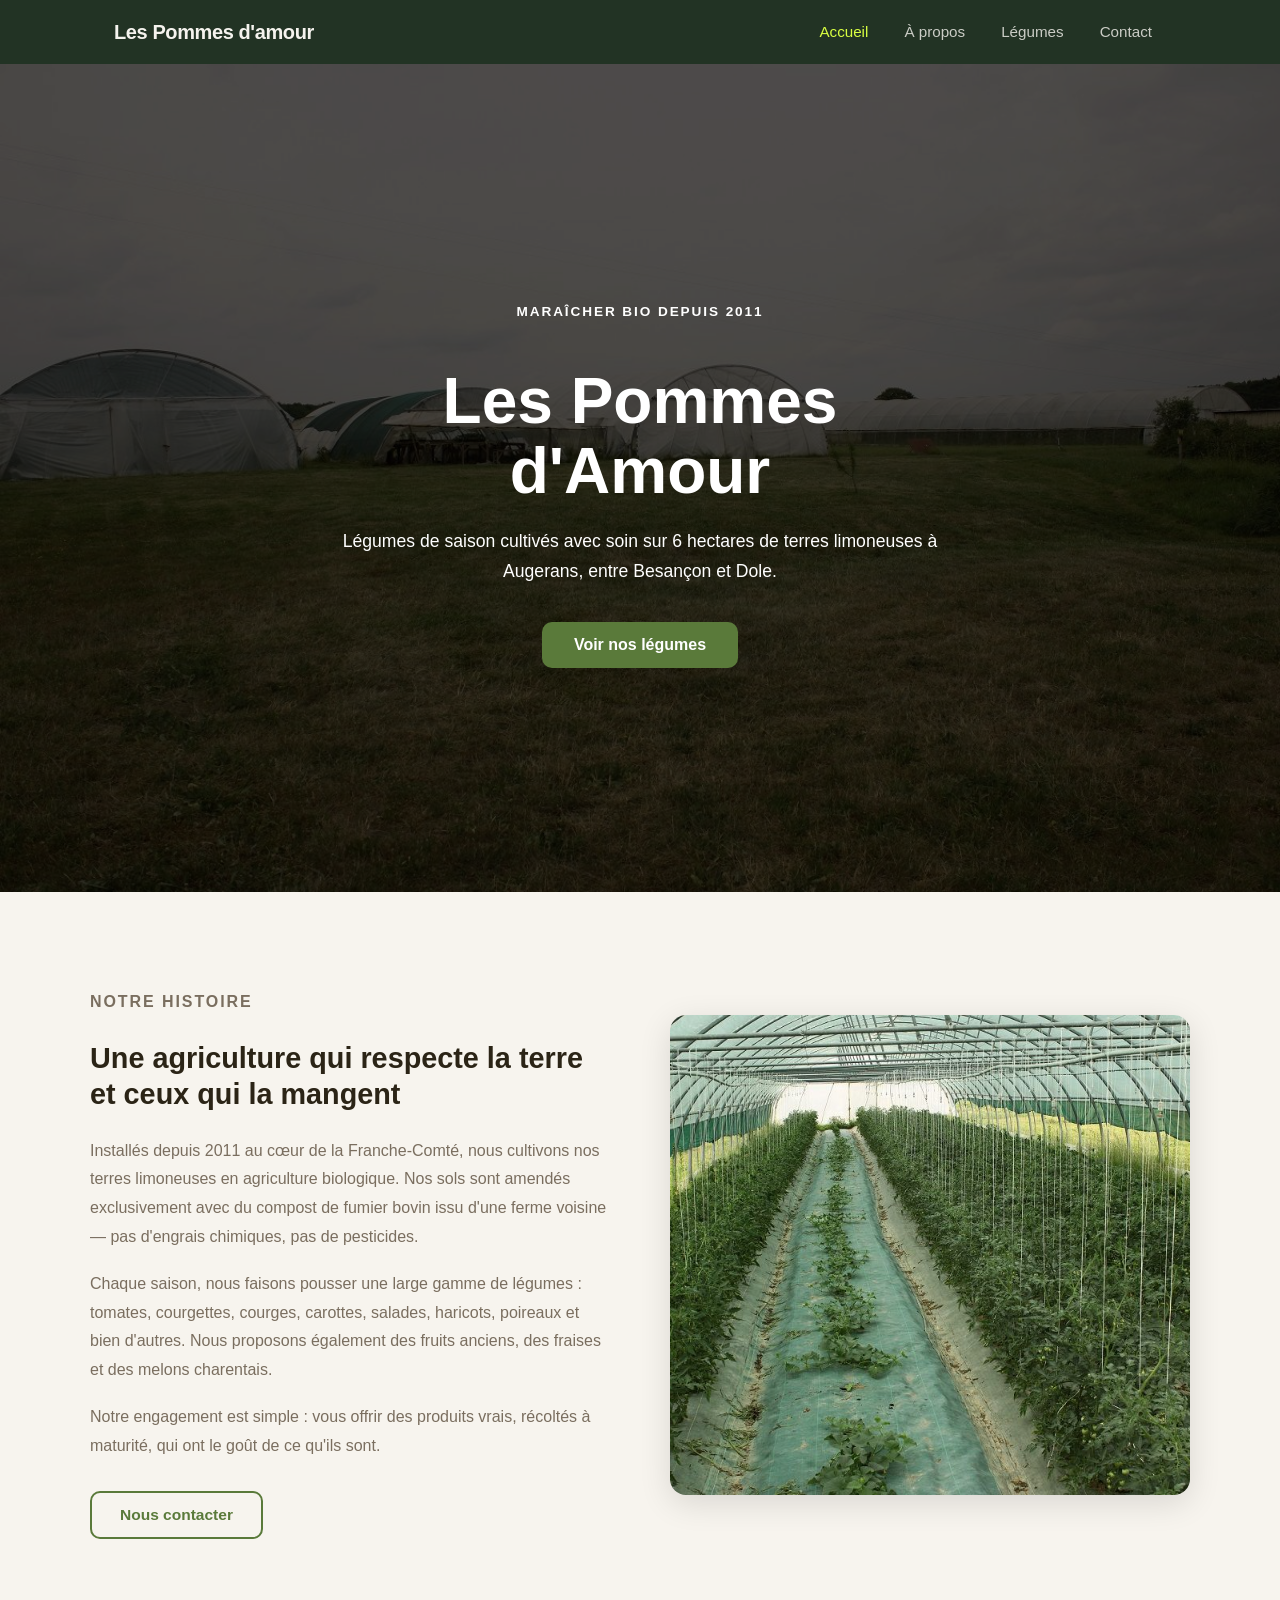
<file: index.html>
<!DOCTYPE html>
<html lang="fr">
<head>
  <meta charset="UTF-8">
  <meta name="viewport" content="width=device-width, initial-scale=1.0">
  <title>Accueil — Les Pommes d'amour</title>
  <link rel="stylesheet" href="navbar.css">
  <style>
    body { margin: 0; font-family: -apple-system, BlinkMacSystemFont, "Segoe UI", sans-serif; }
    main { max-width: 1100px; margin: 0 auto; padding: 60px 24px; }
    h1 { font-size: 2rem; margin-bottom: 12px; }
    p { color: #ffffff; line-height: 1.6; }
  </style>
</head>
<body data-page="index">

  <!-- La navbar sera injectée ici automatiquement -->
  <div id="navbar-placeholder"></div>

  

  <script src="navbar.js"></script>

  <div id="navbar-placeholder"></div>

<!-- Hero -->
<div class="hero">
  <div class="hero-overlay"></div>
  <div class="hero-content">
    <p class="hero-eyebrow">Maraîcher bio depuis 2011</p>
    <h1>Les Pommes d'Amour</h1>
    <p class="hero-sub">Légumes de saison cultivés avec soin sur 6 hectares de terres limoneuses à Augerans, entre Besançon et Dole.</p>
    <a href="legumes.html" class="hero-btn">Voir nos légumes</a>
  </div>
</div>

<!-- Section présentation -->
<div class="presentation">
  <div class="presentation-inner">
    <div class="presentation-text">
      <p class="section-eyebrow">Notre histoire</p>
      <h2>Une agriculture qui respecte la terre et ceux qui la mangent</h2>
      <p>Installés depuis 2011 au cœur de la Franche-Comté, nous cultivons nos terres limoneuses en agriculture biologique. Nos sols sont amendés exclusivement avec du compost de fumier bovin issu d'une ferme voisine — pas d'engrais chimiques, pas de pesticides.</p>
      <p>Chaque saison, nous faisons pousser une large gamme de légumes : tomates, courgettes, courges, carottes, salades, haricots, poireaux et bien d'autres. Nous proposons également des fruits anciens, des fraises et des melons charentais.</p>
      <p>Notre engagement est simple : vous offrir des produits vrais, récoltés à maturité, qui ont le goût de ce qu'ils sont.</p>
      <a href="contact.html" class="presentation-btn">Nous contacter</a>
    </div>
    <div class="presentation-photo">
      <img src="Images-site/serre.jpg" alt="Intérieur de notre serre">
    </div>
  </div>
</div>

<script src="navbar.js"></script>

</body>
</html>
</file>
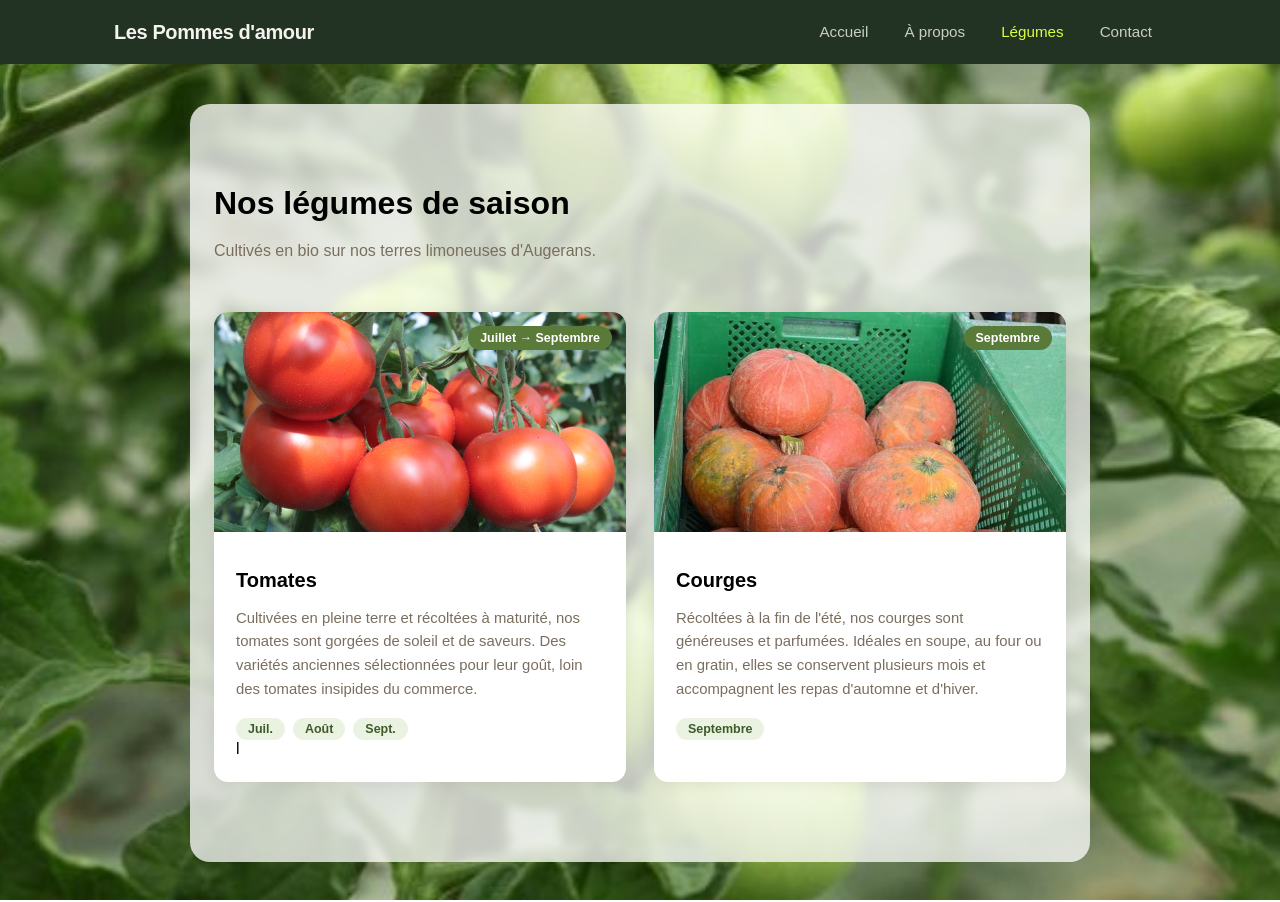
<file: legumes.html>
<!DOCTYPE html>
<html lang="fr">
<head>
  <meta charset="UTF-8">
  <meta name="viewport" content="width=device-width, initial-scale=1.0">
  <title>Services — MonSite</title>
  <link rel="stylesheet" href="navbar.css">
  <style>
    body { margin: 0; font-family: -apple-system, BlinkMacSystemFont, "Segoe UI", sans-serif; }
    main { max-width: 1100px; margin: 0 auto; padding: 60px 24px; }
    h1 { font-size: 2rem; margin-bottom: 12px; }
    p { color: #555; line-height: 1.6; }
  </style>
</head>
<body data-page="services">

  <div id="navbar-placeholder"></div>

 

  <script src="navbar.js"></script>

  <div class="saison-page">
  <div class="saison-header">
    <h1>Nos légumes de saison</h1>
    <p>Cultivés en bio sur nos terres limoneuses d'Augerans.</p>  
  </div>

  <div class="legumes-grid">

    <!-- Tomate -->
    <div class="legume-card">
      <div class="legume-img">
        <img src="Images-site/tomates.jpg" alt="Tomates">
        <span class="badge">Juillet → Septembre</span>
      </div>
      <div class="legume-body">
        <h2>Tomates</h2>
        <p>Cultivées en pleine terre et récoltées à maturité, nos tomates sont gorgées de soleil et de saveurs. Des variétés anciennes sélectionnées pour leur goût, loin des tomates insipides du commerce.</p>
        <div class="mois">
          <span class="mois-tag">Juil.</span>
          <span class="mois-tag">Août</span>
          <span class="mois-tag">Sept.</span>
        </div>l
      </div>
    </div>

    <!-- Courge -->
    <div class="legume-card">
      <div class="legume-img">
        <img src="Images-site/courges.jpg" alt="Courges">
        <span class="badge">Septembre</span>
      </div>
      <div class="legume-body">
        <h2>Courges</h2>
        <p>Récoltées à la fin de l'été, nos courges sont généreuses et parfumées.
        Idéales en soupe, au four ou en gratin, elles se conservent plusieurs mois et accompagnent les repas d'automne et d'hiver.</p>
        <div class="mois">
          <span class="mois-tag">Septembre</span>
        </div>
      </div>
    </div>

  </div>
</div>

</body>
</html>
</file>
<file: navbar.css>
:root {
  --nav-bg: #223324;
  --nav-fg: #f5f3ee;
  --nav-accent: #d9ff41;
  --nav-height: 64px;
}

* { box-sizing: border-box; }

.navbar {
  position: sticky;
  top: 0;
  z-index: 1000;
  background: var(--nav-bg);
  height: var(--nav-height);
  display: flex;
  align-items: center;
  font-family: -apple-system, BlinkMacSystemFont, "Segoe UI", sans-serif;
}

.navbar-container {
  width: 100%;
  max-width: 1100px;
  margin: 0 auto;
  padding: 0 24px;
  display: flex;
  align-items: center;
  justify-content: space-between;
}

.navbar-logo {
  color: var(--nav-fg);
  font-weight: 700;
  font-size: 1.25rem;
  text-decoration: none;
  letter-spacing: -0.02em;
}

.navbar-links {
  list-style: none;
  display: flex;
  gap: 8px;
  margin: 0;
  padding: 0;
}

.navbar-links a {
  color: var(--nav-fg);
  text-decoration: none;
  font-size: 0.95rem;
  padding: 10px 14px;
  border-radius: 6px;
  opacity: 0.8;
  transition: opacity 0.15s ease, background 0.15s ease;
}

.navbar-links a:hover {
  opacity: 1;
  background: rgba(255, 255, 255, 0.08);
}

.navbar-links a.active {
  opacity: 1;
  color: var(--nav-accent);
}

.navbar-toggle {
  display: none;
  flex-direction: column;
  justify-content: center;
  gap: 5px;
  width: 36px;
  height: 36px;
  background: none;
  border: none;
  cursor: pointer;
  padding: 0;
}

.navbar-toggle span {
  display: block;
  width: 100%;
  height: 2px;
  background: var(--nav-fg);
  border-radius: 2px;
  transition: transform 0.25s ease, opacity 0.25s ease;
}

.navbar-toggle.open span:nth-child(1) { transform: translateY(7px) rotate(45deg); }
.navbar-toggle.open span:nth-child(2) { opacity: 0; }
.navbar-toggle.open span:nth-child(3) { transform: translateY(-7px) rotate(-45deg); }

/* Responsive : en dessous de 768px, menu burger */
@media (max-width: 768px) {
  .navbar-toggle {
    display: flex;
  }

  .navbar-links {
    position: absolute;
    top: var(--nav-height);
    left: 0;
    right: 0;
    flex-direction: column;
    background: var(--nav-bg);
    gap: 0;
    max-height: 0;
    overflow: hidden;
    transition: max-height 0.25s ease;
  }

  .navbar-links.open {
    max-height: 320px;
  }

  .navbar-links a {
    display: block;
    padding: 16px 24px;
    border-radius: 0;
    border-bottom: 1px solid rgba(255, 255, 255, 0.06);
  }
}

body {
  background-image: url('Images-site/image_2302234_20260601_ob_ed004e_img-1436.jpg');
  background-size: cover;      /* couvre tout l'écran */
  background-position: center; /* centré */
  background-repeat: no-repeat;
  background-attachment: fixed; /* parallaxe légère au scroll */
}

.hero {
  background-image: url('/Images-site/image_2302234_20180610_ob_6f26b7_dsc-0351.JPG');
  background-size: cover;
  background-position: center;
  display: flex;
  flex-direction: column;
  align-items: center;
  justify-content: center;
  min-height: 500px;

  /* Assombrit l'image pour que le texte soit lisible */
  position: relative;
}

/* Overlay sombre par-dessus l'image, sous le texte */
.hero::before {
  content: '';
  position: absolute;
  inset: 0;
  background: rgba(0, 0, 0, 0.45);
}

/* Le texte passe au-dessus de l'overlay */
.hero h1,
.hero p {
  position: relative;
  color: white;
  z-index: 1;
}

/* ── Contact ── */
.contact-page {
  max-width: 560px;
  margin: 0 auto;
  padding: 60px 24px 80px;
}

.contact-header {
  margin-bottom: 40px;
}

.contact-header h1 {
  font-size: 2rem;
  font-weight: 700;
  line-height: 1.2;
  margin-bottom: 12px;
}

.contact-header p {
  font-size: 1rem;
  line-height: 1.6;
}

.contact-form {
  display: flex;
  flex-direction: column;
  gap: 20px;
}

.form-row {
  display: grid;
  grid-template-columns: 1fr 1fr;
  gap: 16px;
}

.field {
  display: flex;
  flex-direction: column;
  gap: 6px;
}

label {
  font-size: 0.88rem;
  font-weight: 600;
}

label .required {
  color: #5a7a3a;
  margin-left: 2px;
}

input, textarea {
  width: 100%;
  padding: 12px 14px;
  border: 1.5px solid #d6cfc2;
  border-radius: 10px;
  font-size: 0.97rem;
  font-family: inherit;
  outline: none;
  transition: border-color 0.15s ease, box-shadow 0.15s ease;
}

input:focus, textarea:focus {
  border-color: #5a7a3a;
  box-shadow: 0 0 0 3px rgba(90, 122, 58, 0.15);
}

input::placeholder, textarea::placeholder {
  color: #b0a898;
}

textarea {
  resize: vertical;
  min-height: 140px;
}

.btn-submit {
  padding: 14px 28px;
  background: #5a7a3a;
  color: white;
  border: none;
  border-radius: 10px;
  font-size: 1rem;
  font-weight: 600;
  font-family: inherit;
  cursor: pointer;
  align-self: flex-start;
  transition: background 0.15s ease, transform 0.1s ease;
}

.btn-submit:hover { background: #3f5a28; }
.btn-submit:active { transform: scale(0.98); }
.btn-submit:disabled { opacity: 0.6; cursor: not-allowed; }

.feedback {
  display: none;
  padding: 14px 16px;
  border-radius: 10px;
  font-size: 0.95rem;
  font-weight: 500;
}

.feedback.success {
  background: #eaf3e1;
  color: #3f5a28;
  border: 1.5px solid #b8d99a;
}

.feedback.error {
  background: #fdecea;
  color: #8b2020;
  border: 1.5px solid #f5b7b1;
}

@media (max-width: 520px) {
  .form-row { grid-template-columns: 1fr; }
  .contact-header h1 { font-size: 1.6rem; }
}

/* ── Légumes de saison ── */
.saison-page {
  max-width: 900px;
  margin: 0 auto;
  padding: 60px 24px 80px;
}

.saison-header {
  margin-bottom: 48px;
}

.saison-header h1 {
  font-size: 2rem;
  font-weight: 700;
  margin-bottom: 10px;
}

.saison-header p {
  font-size: 1rem;
  color: #7a6e5f;
}

.legumes-grid {
  display: grid;
  grid-template-columns: repeat(auto-fill, minmax(340px, 1fr));
  gap: 28px;
}

.legume-card {
  border-radius: 14px;
  overflow: hidden;
  background: white;
  box-shadow: 0 2px 16px rgba(0,0,0,0.08);
  transition: transform 0.2s ease, box-shadow 0.2s ease;
}

.legume-card:hover {
  transform: translateY(-4px);
  box-shadow: 0 6px 24px rgba(0,0,0,0.13);
}

.legume-img {
  position: relative;
  height: 220px;
  overflow: hidden;
}

.legume-img img {
  width: 100%;
  height: 100%;
  object-fit: cover;
}

.badge {
  position: absolute;
  top: 14px;
  right: 14px;
  background: #5a7a3a;
  color: white;
  font-size: 0.78rem;
  font-weight: 600;
  padding: 5px 12px;
  border-radius: 20px;
}

.legume-body {
  padding: 20px 22px 24px;
}

.legume-body h2 {
  font-size: 1.25rem;
  font-weight: 700;
  margin-bottom: 10px;
}

.legume-body p {
  font-size: 0.93rem;
  color: #7a6e5f;
  line-height: 1.6;
  margin-bottom: 16px;
}

.mois {
  display: flex;
  gap: 8px;
  flex-wrap: wrap;
}

.mois-tag {
  background: #eaf3e1;
  color: #3f5a28;
  font-size: 0.78rem;
  font-weight: 600;
  padding: 4px 12px;
  border-radius: 20px;
}

@media (max-width: 520px) {
  .legumes-grid { grid-template-columns: 1fr; }
  .saison-header h1 { font-size: 1.6rem; }
}

.saison-page {
  background: rgba(255, 255, 255, 0.75);
  backdrop-filter: blur(4px);
  border-radius: 20px;
  max-width: 900px;
  margin: 40px auto;
  padding: 60px 24px 80px;
}

/* CSS ACCUEIL !!!!! */


/* ── Hero ── */
.hero {
  position: relative;
  height: 92vh;
  min-height: 500px;
  background-image: url('Images-site/ferme.jpg');
  background-size: cover;
  background-position: center;
  display: flex;
  align-items: center;
  justify-content: center;
  text-align: center;
}

.hero-overlay {
  position: absolute;
  inset: 0;
  background: rgba(0, 0, 0, 0.45);
}

.hero-content {
  position: relative;
  z-index: 1;
  max-width: 700px;
  padding: 0 24px;
  color: white;
}

.hero-eyebrow {
  font-size: 0.85rem;
  font-weight: 600;
  letter-spacing: 0.14em;
  text-transform: uppercase;
  color: rgba(255, 255, 255, 0.75);
  margin-bottom: 16px;
}

.hero-content h1 {
  font-size: clamp(2.2rem, 6vw, 4rem);
  font-weight: 800;
  line-height: 1.1;
  margin-bottom: 20px;
}

.hero-sub {
  font-size: 1.1rem;
  line-height: 1.7;
  color: rgba(255, 255, 255, 0.85);
  margin-bottom: 36px;
}

.hero-btn {
  display: inline-block;
  padding: 14px 32px;
  background: #5a7a3a;
  color: white;
  text-decoration: none;
  border-radius: 10px;
  font-size: 1rem;
  font-weight: 600;
  transition: background 0.15s ease, transform 0.1s ease;
}

.hero-btn:hover { background: #3f5a28; }
.hero-btn:active { transform: scale(0.98); }

/* ── Présentation ── */
.presentation {
  background: #f7f4ee;
  padding: 80px 24px;
}

.presentation-inner {
  max-width: 1100px;
  margin: 0 auto;
  display: grid;
  grid-template-columns: 1fr 1fr;
  gap: 60px;
  align-items: center;
}

.section-eyebrow {
  font-size: 0.78rem;
  font-weight: 600;
  letter-spacing: 0.12em;
  text-transform: uppercase;
  color: #5a7a3a;
  margin-bottom: 14px;
}

.presentation-text h2 {
  font-size: 1.8rem;
  font-weight: 700;
  line-height: 1.25;
  color: #2b2416;
  margin-bottom: 24px;
}

.presentation-text p {
  font-size: 1rem;
  color: #7a6e5f;
  line-height: 1.8;
  margin-bottom: 18px;
}

.presentation-btn {
  display: inline-block;
  margin-top: 12px;
  padding: 13px 28px;
  border: 2px solid #5a7a3a;
  color: #5a7a3a;
  text-decoration: none;
  border-radius: 10px;
  font-size: 0.97rem;
  font-weight: 600;
  transition: background 0.15s ease, color 0.15s ease;
}

.presentation-btn:hover {
  background: #5a7a3a;
  color: white;
}

.presentation-photo {
  border-radius: 16px;
  overflow: hidden;
  box-shadow: 0 8px 32px rgba(0,0,0,0.12);
}

.presentation-photo img {
  width: 100%;
  height: 480px;
  object-fit: cover;
  display: block;
}

@media (max-width: 768px) {
  .presentation-inner {
    grid-template-columns: 1fr;
    gap: 32px;
  }

  .presentation-photo { order: -1; }

  .presentation-photo img { height: 280px; }

  .presentation-text h2 { font-size: 1.4rem; }
}




/* ── À propos ── */
.about-page {
  min-height: 100vh;
  background-image: url('images/maraicher.jpg');
  background-size: cover;
  background-position: center;
  display: flex;
  align-items: center;
  justify-content: center;
  padding: 60px 24px;
}

.about-bloc {
  background: rgba(255, 255, 255, 0.82);
  backdrop-filter: blur(5px);
  border-radius: 16px;
  max-width: 680px;
  width: 100%;
  padding: 52px 48px;
  text-align: center;
}

.about-bloc .section-eyebrow {
  font-size: 0.78rem;
  font-weight: 600;
  letter-spacing: 0.12em;
  text-transform: uppercase;
  color: #5a7a3a;
  margin-bottom: 12px;
}

.about-bloc h1 {
  font-size: 2rem;
  font-weight: 700;
  color: #2b2416;
  margin-bottom: 28px;
}

.about-bloc p {
  font-size: 1rem;
  color: #5a4f42;
  line-height: 1.8;
  margin-bottom: 18px;
}

.about-bloc p:last-child { margin-bottom: 0; }

@media (max-width: 520px) {
  .about-bloc { padding: 32px 24px; }
  .about-bloc h1 { font-size: 1.5rem; }
}
</file>
